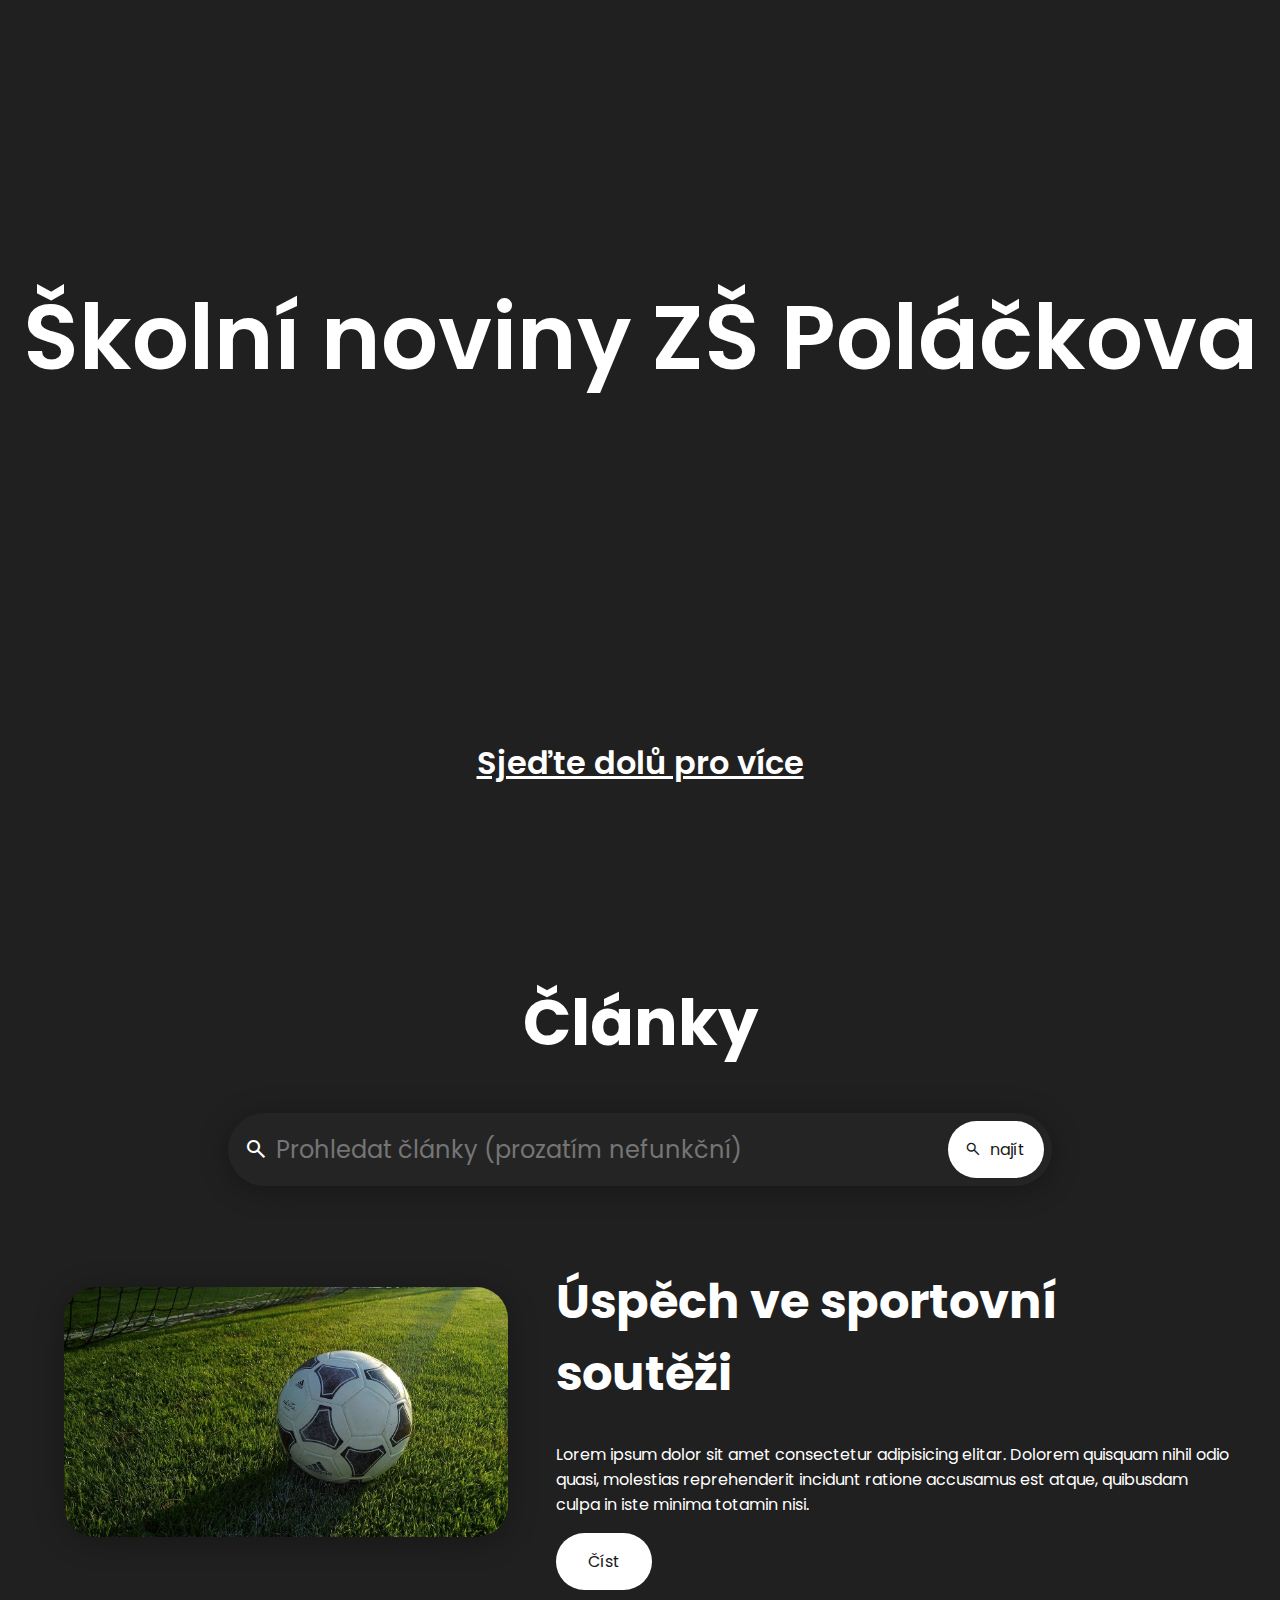
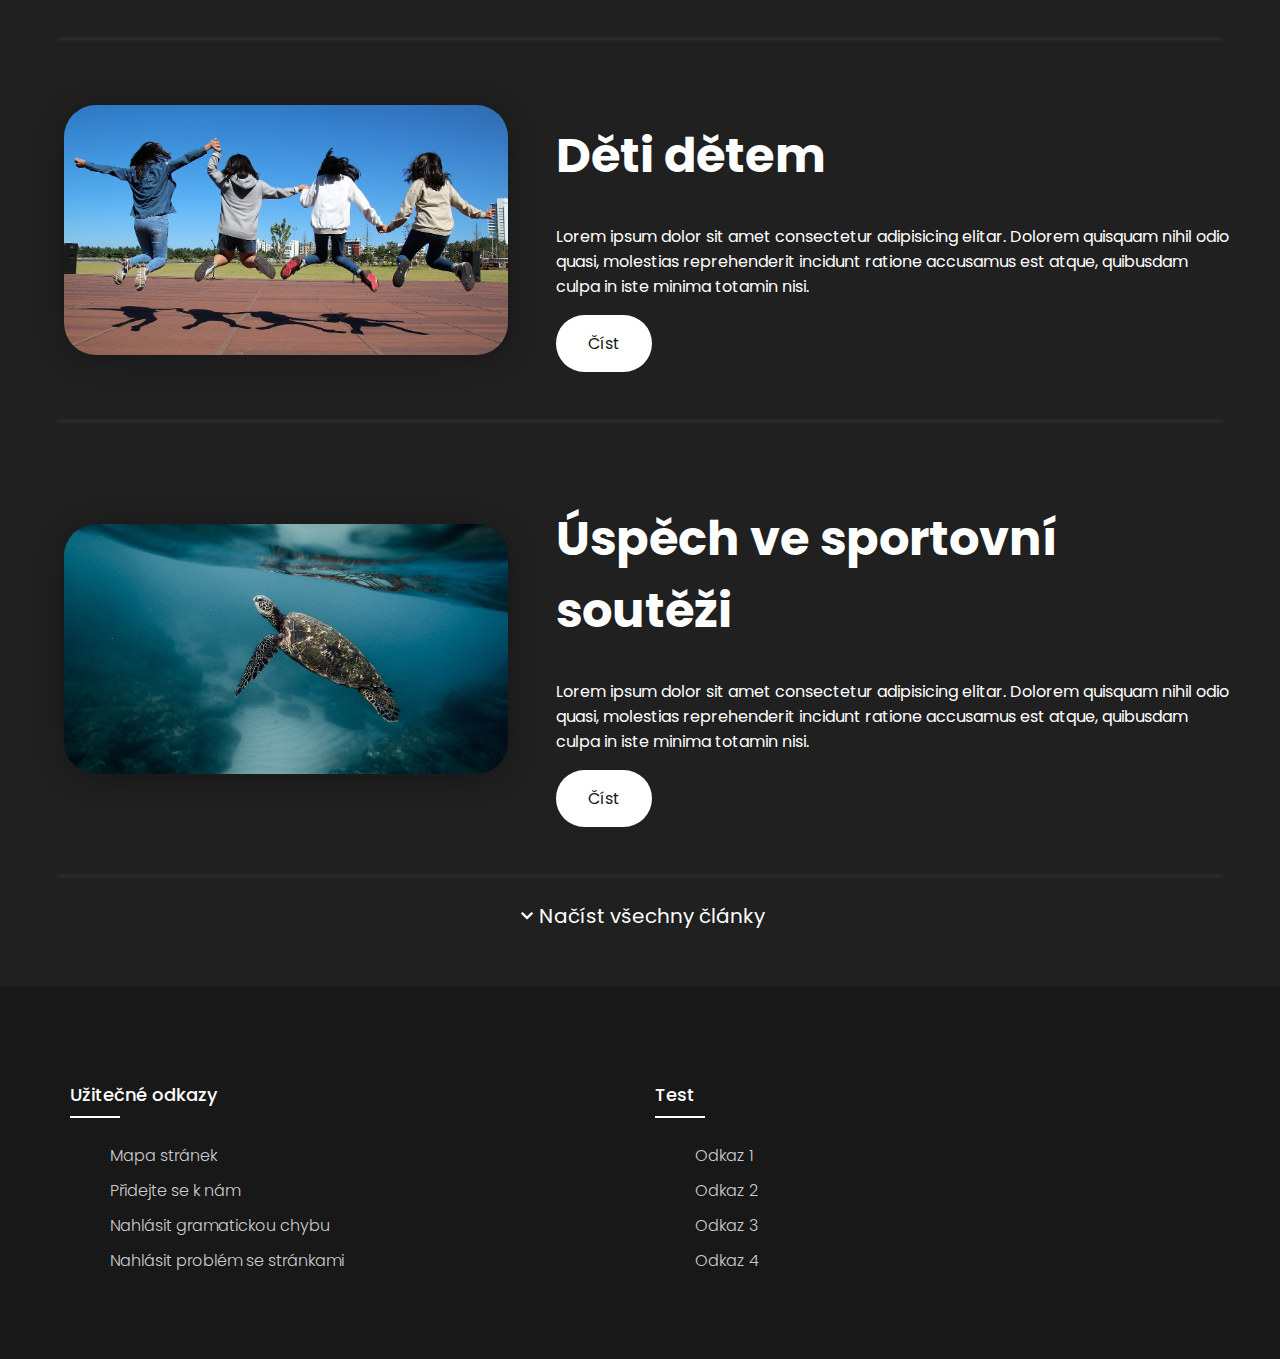
<file: index.html>
<!DOCTYPE html>

<html lang="en">
  <head>
    <meta charset="UTF-8" />
    <meta name="viewport" content="width=device-width, initial-scale=1.0" />
    <link
      rel="stylesheet"
      href="https://fonts.googleapis.com/css2?family=Material+Symbols+Outlined:opsz,wght,FILL,GRAD@20..48,100..700,0..1,-50..200"
    />
    <link rel="stylesheet" href="style.css" />
    <link rel="icon" type="image/x-icon" href="logo-light.png" />
    <title>Školní noviny ZŠ Poláčkova</title>
    <script defer src="main.js"></script>
  </head>
  <body>

    <section class="main-section">
      <div class="maincontent">
        <p>Školní noviny ZŠ Poláčkova</p>
      </div>
      <a href="#články" class="bottom-text hidden">Sjeďte dolů pro více</a>
    </section>

    <section id="články" class="articles">
      <h1 class="articlesTitle">Články</h1>
      <span class="search">
        <span style="user-select: none" class="material-symbols-outlined">
          search
        </span>
        <input
        id="searchInput"
          class="searchInput"
          type="text"
          maxlength="200"
          placeholder="Prohledat články (prozatím nefunkční)"
        />
        <button onclick="openSearch()" class="searchButton"><span style="font-size: 18px;" class="material-symbols-outlined">
          search
          </span>najít</button>
      </span>

      <img src="mario.png" id="easter-egg" class="easter-egg">

      <div class="card">
        <div class="image">
          <img class="imageImage" src="uspech-ve-sportovni-soutezi/bg.jpg" />
        </div>
        <div class="text">
          <h1 class="cardTitle">Úspěch ve sportovní soutěži</h1>
          <p>
            Lorem ipsum dolor sit amet consectetur adipisicing elitar. Dolorem
            quisquam nihil odio quasi, molestias reprehenderit incidunt ratione
            accusamus est atque, quibusdam culpa in iste minima totamin nisi.
          </p>
          <!--Max lenght: 200 characters-->
          <a
            class="readButtonWrapper"
            href="uspech-ve-sportovni-soutezi/index.html"
          >
            <button class="readButton">Číst</button>
          </a>
        </div>
      </div>
      <hr />
      <div class="card">
        <div class="image">
          <img class="imageImage" src="deti-detem/bg.jpg" />
        </div>
        <div class="text">
          <h1 class="cardTitle">Děti dětem</h1>
          <p>
            Lorem ipsum dolor sit amet consectetur adipisicing elitar. Dolorem
            quisquam nihil odio quasi, molestias reprehenderit incidunt ratione
            accusamus est atque, quibusdam culpa in iste minima totamin nisi.
          </p>
          <!--Max lenght: 200 characters-->
          <a class="readButtonWrapper" href="deti-detem/index.html">
            <button class="readButton">Číst</button>
          </a>
        </div>
      </div>
      <hr />
      <div class="card">
        <div class="image">
          <img class="imageImage" src="bg.jpg" />
        </div>
        <div class="text">
          <h1 class="cardTitle">Úspěch ve sportovní soutěži</h1>
          <p>
            Lorem ipsum dolor sit amet consectetur adipisicing elitar. Dolorem
            quisquam nihil odio quasi, molestias reprehenderit incidunt ratione
            accusamus est atque, quibusdam culpa in iste minima totamin nisi.
          </p>
          <!--Max lenght: 200 characters-->
          <a>
            <button class="readButton">Číst</button>
          </a>
        </div>
      </div>
      <hr />
      <div id="showMoreText" class="showMoreText">
        <a id="showMoreLink" class="showMoreLink" onclick="showmore()"
          ><span class="material-symbols-outlined"> expand_more </span>Načíst
          všechny články</a
        >
      </div>
      <div id="showMore" class="showMore">
        <div class="card">
          <div class="image">
            <img class="imageImage" src="uspech-ve-sportovni-soutezi/bg.jpg" />
          </div>
          <div class="text">
            <h1 class="cardTitle">Úspěch ve sportovní soutěži</h1>
            <p>
              Lorem ipsum dolor sit amet consectetur adipisicing elitar. Dolorem
              quisquam nihil odio quasi, molestias reprehenderit incidunt
              ratione accusamus est atque, quibusdam culpa in iste minima
              totamin nisi.
            </p>
            <!--Max lenght: 200 characters-->
            <a
              class="readButtonWrapper"
              href="uspech-ve-sportovni-soutezi/index.html"
            >
              <button class="readButton">Číst</button>
            </a>
          </div>
        </div>
        <hr />
        <div class="card">
          <div class="image">
            <img class="imageImage" src="deti-detem/bg.jpg" />
          </div>
          <div class="text">
            <h1 class="cardTitle">Děti dětem</h1>
            <p>
              Lorem ipsum dolor sit amet consectetur adipisicing elitar. Dolorem
              quisquam nihil odio quasi, molestias reprehenderit incidunt
              ratione accusamus est atque, quibusdam culpa in iste minima
              totamin nisi.
            </p>
            <!--Max lenght: 200 characters-->
            <a class="readButtonWrapper" href="deti-detem/index.html">
              <button class="readButton">Číst</button>
            </a>
          </div>
        </div>
        <hr />
        <div class="card">
          <div class="image">
            <img class="imageImage" src="bg.jpg" />
          </div>
          <div class="text">
            <h1 class="cardTitle">Úspěch ve sportovní soutěži</h1>
            <p>
              Lorem ipsum dolor sit amet consectetur adipisicing elitar. Dolorem
              quisquam nihil odio quasi, molestias reprehenderit incidunt
              ratione accusamus est atque, quibusdam culpa in iste minima
              totamin nisi.
            </p>
            <!--Max lenght: 200 characters-->
            <a>
              <button class="readButton">Číst</button>
            </a>
          </div>
        </div>
        <hr />
        <div class="card">
          <div class="image">
            <img class="imageImage" src="uspech-ve-sportovni-soutezi/bg.jpg" />
          </div>
          <div class="text">
            <h1 class="cardTitle">Úspěch ve sportovní soutěži</h1>
            <p>
              Lorem ipsum dolor sit amet consectetur adipisicing elitar. Dolorem
              quisquam nihil odio quasi, molestias reprehenderit incidunt
              ratione accusamus est atque, quibusdam culpa in iste minima
              totamin nisi.
            </p>
            <!--Max lenght: 200 characters-->
            <a
              class="readButtonWrapper"
              href="uspech-ve-sportovni-soutezi/index.html"
            >
              <button class="readButton">Číst</button>
            </a>
          </div>
        </div>
        <hr />
        <div class="card">
          <div class="image">
            <img class="imageImage" src="deti-detem/bg.jpg" />
          </div>
          <div class="text">
            <h1 class="cardTitle">Děti dětem</h1>
            <p>
              Lorem ipsum dolor sit amet consectetur adipisicing elitar. Dolorem
              quisquam nihil odio quasi, molestias reprehenderit incidunt
              ratione accusamus est atque, quibusdam culpa in iste minima
              totamin nisi.
            </p>
            <!--Max lenght: 200 characters-->
            <a class="readButtonWrapper" href="deti-detem/index.html">
              <button class="readButton">Číst</button>
            </a>
          </div>
        </div>
        <hr />
        <div class="card">
          <div class="image">
            <img class="imageImage" src="bg.jpg" />
          </div>
          <div class="text">
            <h1 class="cardTitle">Úspěch ve sportovní soutěži</h1>
            <p>
              Lorem ipsum dolor sit amet consectetur adipisicing elitar. Dolorem
              quisquam nihil odio quasi, molestias reprehenderit incidunt
              ratione accusamus est atque, quibusdam culpa in iste minima
              totamin nisi.
            </p>
            <!--Max lenght: 200 characters-->
            <a>
              <button class="readButton">Číst</button>
            </a>
          </div>
        </div>
        <hr />
        <div class="card">
          <div class="image">
            <img class="imageImage" src="uspech-ve-sportovni-soutezi/bg.jpg" />
          </div>
          <div class="text">
            <h1 class="cardTitle">Úspěch ve sportovní soutěži</h1>
            <p>
              Lorem ipsum dolor sit amet consectetur adipisicing elitar. Dolorem
              quisquam nihil odio quasi, molestias reprehenderit incidunt
              ratione accusamus est atque, quibusdam culpa in iste minima
              totamin nisi.
            </p>
            <!--Max lenght: 200 characters-->
            <a
              class="readButtonWrapper"
              href="uspech-ve-sportovni-soutezi/index.html"
            >
              <button class="readButton">Číst</button>
            </a>
          </div>
        </div>
        <hr />
        <div class="card">
          <div class="image">
            <img class="imageImage" src="deti-detem/bg.jpg" />
          </div>
          <div class="text">
            <h1 class="cardTitle">Děti dětem</h1>
            <p>
              Lorem ipsum dolor sit amet consectetur adipisicing elitar. Dolorem
              quisquam nihil odio quasi, molestias reprehenderit incidunt
              ratione accusamus est atque, quibusdam culpa in iste minima
              totamin nisi.
            </p>
            <!--Max lenght: 200 characters-->
            <a class="readButtonWrapper" href="deti-detem/index.html">
              <button class="readButton">Číst</button>
            </a>
          </div>
        </div>
        <hr />
        <div class="card">
          <div class="image">
            <img class="imageImage" src="bg.jpg" />
          </div>
          <div class="text">
            <h1 class="cardTitle">Úspěch ve sportovní soutěži</h1>
            <p>
              Lorem ipsum dolor sit amet consectetur adipisicing elitar. Dolorem
              quisquam nihil odio quasi, molestias reprehenderit incidunt
              ratione accusamus est atque, quibusdam culpa in iste minima
              totamin nisi.
            </p>
            <!--Max lenght: 200 characters-->
            <a>
              <button class="readButton">Číst</button>
            </a>
          </div>
        </div>
        <hr />
        <div class="card">
          <div class="image">
            <img class="imageImage" src="uspech-ve-sportovni-soutezi/bg.jpg" />
          </div>
          <div class="text">
            <h1 class="cardTitle">Úspěch ve sportovní soutěži</h1>
            <p>
              Lorem ipsum dolor sit amet consectetur adipisicing elitar. Dolorem
              quisquam nihil odio quasi, molestias reprehenderit incidunt
              ratione accusamus est atque, quibusdam culpa in iste minima
              totamin nisi.
            </p>
            <!--Max lenght: 200 characters-->
            <a
              class="readButtonWrapper"
              href="uspech-ve-sportovni-soutezi/index.html"
            >
              <button class="readButton">Číst</button>
            </a>
          </div>
        </div>
        <hr />
        <div class="card">
          <div class="image">
            <img class="imageImage" src="deti-detem/bg.jpg" />
          </div>
          <div class="text">
            <h1 class="cardTitle">Děti dětem</h1>
            <p>
              Lorem ipsum dolor sit amet consectetur adipisicing elitar. Dolorem
              quisquam nihil odio quasi, molestias reprehenderit incidunt
              ratione accusamus est atque, quibusdam culpa in iste minima
              totamin nisi.
            </p>
            <!--Max lenght: 200 characters-->
            <a class="readButtonWrapper" href="deti-detem/index.html">
              <button class="readButton">Číst</button>
            </a>
          </div>
        </div>
        <hr />
        <div class="card">
          <div class="image">
            <img class="imageImage" src="bg.jpg" />
          </div>
          <div class="text">
            <h1 class="cardTitle">Úspěch ve sportovní soutěži</h1>
            <p>
              Lorem ipsum dolor sit amet consectetur adipisicing elitar. Dolorem
              quisquam nihil odio quasi, molestias reprehenderit incidunt
              ratione accusamus est atque, quibusdam culpa in iste minima
              totamin nisi.
            </p>
            <!--Max lenght: 200 characters-->
            <a>
              <button class="readButton">Číst</button>
            </a>
          </div>
        </div>
        <hr />
        <div class="card">
          <div class="image">
            <img class="imageImage" src="uspech-ve-sportovni-soutezi/bg.jpg" />
          </div>
          <div class="text">
            <h1 class="cardTitle">Úspěch ve sportovní soutěži</h1>
            <p>
              Lorem ipsum dolor sit amet consectetur adipisicing elitar. Dolorem
              quisquam nihil odio quasi, molestias reprehenderit incidunt
              ratione accusamus est atque, quibusdam culpa in iste minima
              totamin nisi.
            </p>
            <!--Max lenght: 200 characters-->
            <a
              class="readButtonWrapper"
              href="uspech-ve-sportovni-soutezi/index.html"
            >
              <button class="readButton">Číst</button>
            </a>
          </div>
        </div>
        <hr />
        <div class="card">
          <div class="image">
            <img class="imageImage" src="deti-detem/bg.jpg" />
          </div>
          <div class="text">
            <h1 class="cardTitle">Děti dětem</h1>
            <p>
              Lorem ipsum dolor sit amet consectetur adipisicing elitar. Dolorem
              quisquam nihil odio quasi, molestias reprehenderit incidunt
              ratione accusamus est atque, quibusdam culpa in iste minima
              totamin nisi.
            </p>
            <!--Max lenght: 200 characters-->
            <a class="readButtonWrapper" href="deti-detem/index.html">
              <button class="readButton">Číst</button>
            </a>
          </div>
        </div>
        <hr />
        <div class="card">
          <div class="image">
            <img class="imageImage" src="bg.jpg" />
          </div>
          <div class="text">
            <h1 class="cardTitle">Úspěch ve sportovní soutěži</h1>
            <p>
              Lorem ipsum dolor sit amet consectetur adipisicing elitar. Dolorem
              quisquam nihil odio quasi, molestias reprehenderit incidunt
              ratione accusamus est atque, quibusdam culpa in iste minima
              totamin nisi.
            </p>
            <!--Max lenght: 200 characters-->
            <a>
              <button class="readButton">Číst</button>
            </a>
          </div>
        </div>
        <hr />
        <div class="card">
          <div class="image">
            <img class="imageImage" src="uspech-ve-sportovni-soutezi/bg.jpg" />
          </div>
          <div class="text">
            <h1 class="cardTitle">Úspěch ve sportovní soutěži</h1>
            <p>
              Lorem ipsum dolor sit amet consectetur adipisicing elitar. Dolorem
              quisquam nihil odio quasi, molestias reprehenderit incidunt
              ratione accusamus est atque, quibusdam culpa in iste minima
              totamin nisi.
            </p>
            <!--Max lenght: 200 characters-->
            <a
              class="readButtonWrapper"
              href="uspech-ve-sportovni-soutezi/index.html"
            >
              <button class="readButton">Číst</button>
            </a>
          </div>
        </div>
        <hr />
        <div class="card">
          <div class="image">
            <img class="imageImage" src="deti-detem/bg.jpg" />
          </div>
          <div class="text">
            <h1 class="cardTitle">Děti dětem</h1>
            <p>
              Lorem ipsum dolor sit amet consectetur adipisicing elitar. Dolorem
              quisquam nihil odio quasi, molestias reprehenderit incidunt
              ratione accusamus est atque, quibusdam culpa in iste minima
              totamin nisi.
            </p>
            <!--Max lenght: 200 characters-->
            <a class="readButtonWrapper" href="deti-detem/index.html">
              <button class="readButton">Číst</button>
            </a>
          </div>
        </div>
        <hr />
        <div class="card">
          <div class="image">
            <img class="imageImage" src="bg.jpg" />
          </div>
          <div class="text">
            <h1 class="cardTitle">Úspěch ve sportovní soutěži</h1>
            <p>
              Lorem ipsum dolor sit amet consectetur adipisicing elitar. Dolorem
              quisquam nihil odio quasi, molestias reprehenderit incidunt
              ratione accusamus est atque, quibusdam culpa in iste minima
              totamin nisi.
            </p>
            <!--Max lenght: 200 characters-->
            <a>
              <button class="readButton">Číst</button>
            </a>
          </div>
        </div>
        <hr />
        <div class="card">
          <div class="image">
            <img class="imageImage" src="uspech-ve-sportovni-soutezi/bg.jpg" />
          </div>
          <div class="text">
            <h1 class="cardTitle">Úspěch ve sportovní soutěži</h1>
            <p>
              Lorem ipsum dolor sit amet consectetur adipisicing elitar. Dolorem
              quisquam nihil odio quasi, molestias reprehenderit incidunt
              ratione accusamus est atque, quibusdam culpa in iste minima
              totamin nisi.
            </p>
            <!--Max lenght: 200 characters-->
            <a
              class="readButtonWrapper"
              href="uspech-ve-sportovni-soutezi/index.html"
            >
              <button class="readButton">Číst</button>
            </a>
          </div>
        </div>
        <hr />
        <div class="card">
          <div class="image">
            <img class="imageImage" src="deti-detem/bg.jpg" />
          </div>
          <div class="text">
            <h1 class="cardTitle">Děti dětem</h1>
            <p>
              Lorem ipsum dolor sit amet consectetur adipisicing elitar. Dolorem
              quisquam nihil odio quasi, molestias reprehenderit incidunt
              ratione accusamus est atque, quibusdam culpa in iste minima
              totamin nisi.
            </p>
            <!--Max lenght: 200 characters-->
            <a class="readButtonWrapper" href="deti-detem/index.html">
              <button class="readButton">Číst</button>
            </a>
          </div>
        </div>
        <hr />
        <div class="card">
          <div class="image">
            <img class="imageImage" src="bg.jpg" />
          </div>
          <div class="text">
            <h1 class="cardTitle">Úspěch ve sportovní soutěži</h1>
            <p>
              Lorem ipsum dolor sit amet consectetur adipisicing elitar. Dolorem
              quisquam nihil odio quasi, molestias reprehenderit incidunt
              ratione accusamus est atque, quibusdam culpa in iste minima
              totamin nisi.
            </p>
            <!--Max lenght: 200 characters-->
            <a>
              <button class="readButton">Číst</button>
            </a>
          </div>
        </div>
        <hr />
        <div class="card">
          <div class="image">
            <img class="imageImage" src="uspech-ve-sportovni-soutezi/bg.jpg" />
          </div>
          <div class="text">
            <h1 class="cardTitle">Úspěch ve sportovní soutěži</h1>
            <p>
              Lorem ipsum dolor sit amet consectetur adipisicing elitar. Dolorem
              quisquam nihil odio quasi, molestias reprehenderit incidunt
              ratione accusamus est atque, quibusdam culpa in iste minima
              totamin nisi.
            </p>
            <!--Max lenght: 200 characters-->
            <a
              class="readButtonWrapper"
              href="uspech-ve-sportovni-soutezi/index.html"
            >
              <button class="readButton">Číst</button>
            </a>
          </div>
        </div>
        <hr />
        <div class="card">
          <div class="image">
            <img class="imageImage" src="deti-detem/bg.jpg" />
          </div>
          <div class="text">
            <h1 class="cardTitle">Děti dětem</h1>
            <p>
              Lorem ipsum dolor sit amet consectetur adipisicing elitar. Dolorem
              quisquam nihil odio quasi, molestias reprehenderit incidunt
              ratione accusamus est atque, quibusdam culpa in iste minima
              totamin nisi.
            </p>
            <!--Max lenght: 200 characters-->
            <a class="readButtonWrapper" href="deti-detem/index.html">
              <button class="readButton">Číst</button>
            </a>
          </div>
        </div>
        <hr />
        <div class="card">
          <div class="image">
            <img class="imageImage" src="bg.jpg" />
          </div>
          <div class="text">
            <h1 class="cardTitle">Úspěch ve sportovní soutěži</h1>
            <p>
              Lorem ipsum dolor sit amet consectetur adipisicing elitar. Dolorem
              quisquam nihil odio quasi, molestias reprehenderit incidunt
              ratione accusamus est atque, quibusdam culpa in iste minima
              totamin nisi.
            </p>
            <!--Max lenght: 200 characters-->
            <a>
              <button class="readButton">Číst</button>
            </a>
          </div>
        </div>
      </div>
    </section>
    <footer class="footer">
      <div class="container">
        <div class="row">
          <div class="footer-col">
            <h4>Užitečné odkazy</h4>
            <ul>
              <li><a href="#">Mapa stránek</a></li>
              <li><a href="#">Přidejte se k nám</a></li>
              <li><a href="#">Nahlásit gramatickou chybu</a></li>
              <li><a href="#">Nahlásit problém se stránkami</a></li>
            </ul>
          </div>
          <div class="footer-col">
            <h4>Test</h4>
            <ul>
              <li><a href="#">Odkaz 1</a></li>
              <li><a href="#">Odkaz 2</a></li>
              <li><a href="#">Odkaz 3</a></li>
              <li><a href="#">Odkaz 4</a></li>
            </ul>
          </div>
        </div>
      </div>
    </footer>
  </body>
</html>
</file>
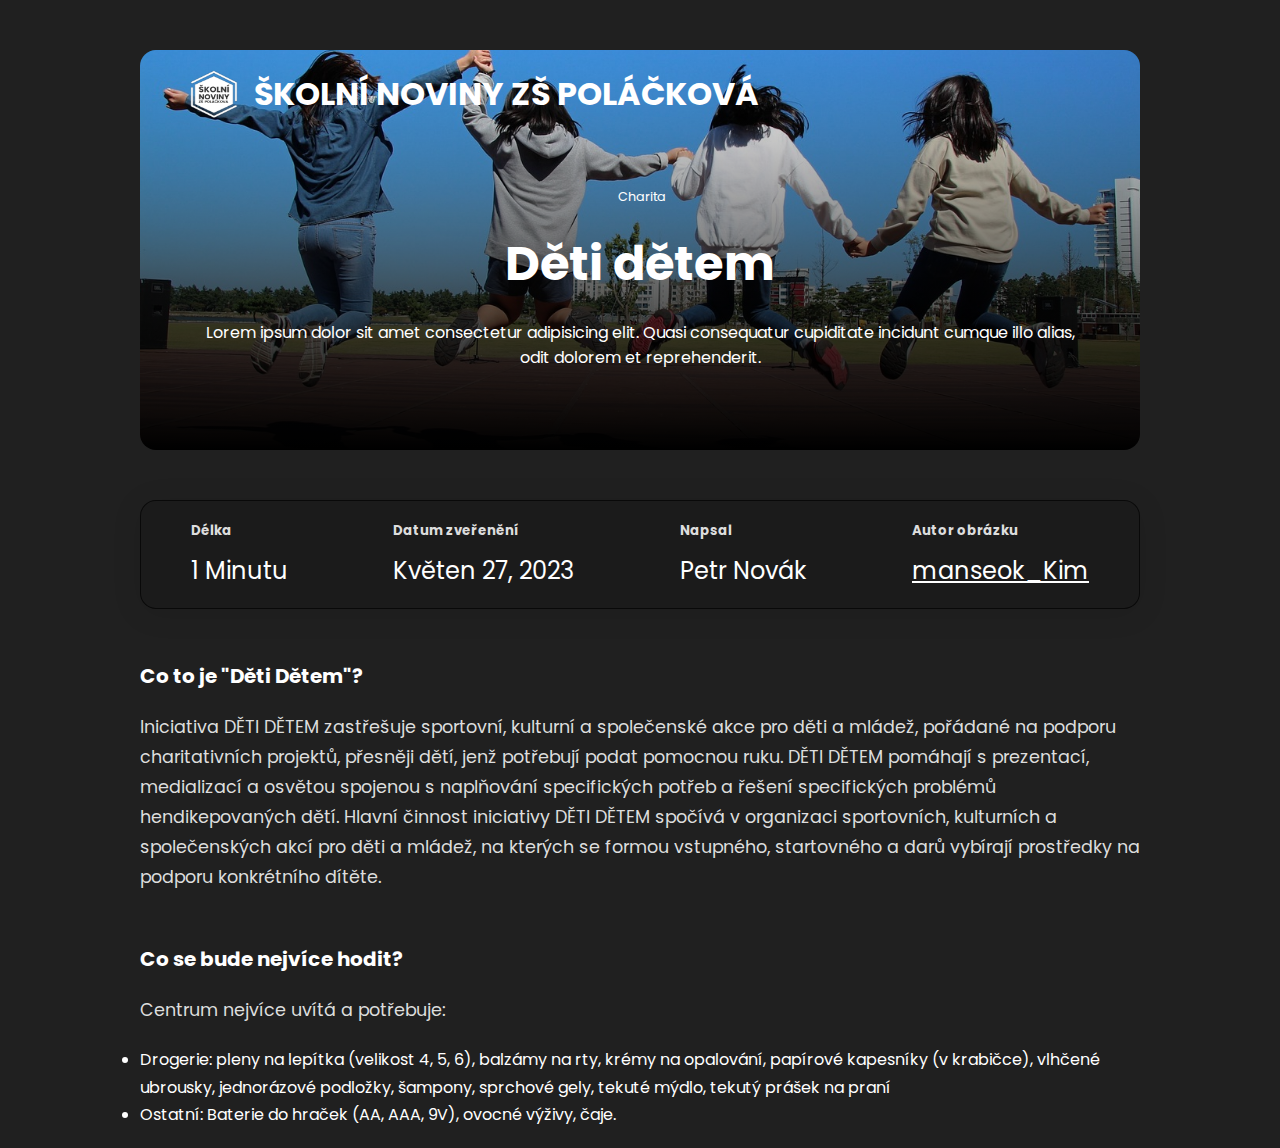
<file: deti-detem/index.html>
<!DOCTYPE html>
<html lang="en">
  <head>
    <meta charset="UTF-8" />
    <meta name="viewport" content="width=device-width, initial-scale=1.0" />
    <title>Děti dětem - Školní noviny ZŠ Poláčkova</title>
    <link rel="icon" type="image/x-icon" href="../logo-light.png" />
    <link rel="stylesheet" href="style.css" />
  </head>

  <style>
    @import url("https://fonts.googleapis.com/css2?family=Poppins:wght@300;400;500;600;700&display=swap");

* {
  margin: 0;
  padding: 0;
  box-sizing: border-box;
}

html{
  scroll-behavior: smooth;
}

body {
  font-family: "Poppins", sans-serif;
  display: flex;
  justify-content: center;
  height: 100vh;
  color: #fff;
  background-color: #202020;
  padding: 50px;
}

body .container {
  max-width: 1000px;
}

body .container header { 
  background: linear-gradient(#0000, #000f), url("bg.jpg") center / cover no-repeat ;
  display: flex;
  flex-direction: column;
  justify-content: space-between;
  min-height: 400px;
  padding: 20px 50px 60px;
  border-radius: 16px;
}

body .container header .category .name {
  font-size: 1.2rem;
  font-weight: bold;
  letter-spacing: 0.3rem;
  text-transform: uppercase;
}

.name {
  font-weight: 700;
  font-size: 2rem;
  color: #fff;
  text-decoration: none;
}

.name:hover {
  color: #fff;
}

.icon{
  -webkit-user-drag: none;
  user-select: none;
  -moz-user-select: none;
  -webkit-user-select: none;
  -ms-user-select: none;
  height: 3rem;
  width: 3rem;
  margin-right: 16px;
}

body .container header .info {
  text-align: center;
}

body .container header .info .tags i {
  font-size: 18px;
  margin-right: 4px;
}

body .container header .info .tags span {
  font-size: 0.8rem;
}

body .container header .info .title {
  margin: 20px 0;
  font-size: 3rem;
  font-weight: bold;
}

body .container header .info .subtitle {
  min-width: 70%;
  margin: 0 auto 20px;
  font-size: 1rem;
}

body .details {
  display: flex;
  justify-content: space-between;
  background: rgba(0, 0, 0, 0.14);
  margin-top: 50px;
  padding: 20px 50px;
  border-radius: 16px;
  box-shadow: 0 4px 30px rgba(0, 0, 0, 0.1);
  border: 1px solid rgba(0, 0, 0, 0.68);
}

body .details .item .item-title {
  color: #ddd;
}

body .details .item .item-text {
  margin-top: 12px;
  font-size: 1.5rem;
}

body article {
  margin-top: 50px;
  padding-bottom: 20px;
  line-height: 1.7;
}

body article h4 {
  margin-top: 50px;
  margin-bottom: 20px;
  font-size: 1.25rem;
}

body article p {
  margin-bottom: 20px;
  color: #ddd;
  font-size: 1.1rem;
}

body article blockquote {
  margin: 40px 0;
  background-color: #181818;
  padding: 30px;
  border-radius: 16px;
}

a {
  color: #fff;
  transition: 250ms;
}

a:active {
  color: #999;
}

::-moz-selection {
  color: #181818;
  background: #ccca;
}

::selection {
  color: #181818;
  background: #ccca;
}

.news-title{
  display: flex;
}

.article{
  color: #ddd;
}

@media screen and (max-width: 750px) {
  body .container header {
    padding: 10px 20px 30px;
    min-height: 300px;
  }

  body .container header .category .name {
    font-size: 0.9rem;
  }

  body .container header .info .title {
    font-size: 2.2rem;
  }

  body .container header .info .subtitle {
    font-size: 0.8rem;
  }

  body .container .details {
    flex-direction: column;
  }

  body .container .details .item:not(:last-child) {
    margin-bottom: 30px;
  }

  .name{
    font-size: 1rem;
  }
}

  </style>

  <body>
    <div class="container">
      <header>
        <div class="news-title">
          <a href="../index.html"
            ><img class="icon" src="../logo-light.png" /></a
          ><a href="../index.html" class="name">ŠKOLNÍ NOVINY ZŠ POLÁČKOVÁ</a>
        </div>
        <div class="info">
          <div class="tags">
            <i class="fa-solid fa-tag"></i>
            <span>Charita</span>
          </div>
          <h1 class="title">Děti dětem</h1>
          <p class="subtitle">
            Lorem ipsum dolor sit amet consectetur adipisicing elit. Quasi
            consequatur cupiditate incidunt cumque illo alias, odit dolorem et
            reprehenderit.
          </p>
        </div>
      </header>

      <section class="details">
        <div class="item">
          <h5 class="item-title">Délka</h5>
          <p class="item-text"><span class="item-data">1</span> Minutu</p>
        </div>
        <div class="item">
          <h5 class="item-title">Datum zveřenění</h5>
          <p class="item-text">
            <span class="item-data">Květen 27, 2023</span>
          </p>
        </div>
        <div class="item">
          <h5 class="item-title">Napsal</h5>
          <p class="item-text"><span class="item-data">Petr Novák</span></p>
        </div>
        <div class="item">
          <h5 class="item-title">Autor obrázku</h5>
          <p class="item-text">
            <span class="item-data"
              ><a
                target="_blank"
                href="https://pixabay.com/photos/run-jump-girl-child-hurray-sky-1321278/"
                >manseok_Kim
              </a>
            </span>
          </p>
        </div>
      </section>
      <article>
        <h4>Co to je "Děti Dětem"?</h4>
        <p>
          Iniciativa DĚTI DĚTEM zastřešuje sportovní, kulturní a společenské
          akce pro děti a mládež, pořádané na podporu charitativních projektů,
          přesněji dětí, jenž potřebují podat pomocnou ruku. DĚTI DĚTEM pomáhají
          s prezentací, medializací a osvětou spojenou s naplňování specifických
          potřeb a řešení specifických problémů hendikepovaných dětí. Hlavní
          činnost iniciativy DĚTI DĚTEM spočívá v organizaci sportovních,
          kulturních a společenských akcí pro děti a mládež, na kterých se
          formou vstupného, startovného a darů vybírají prostředky na podporu
          konkrétního dítěte.
        </p>
        <h4>Co se bude nejvíce hodit?</h4>
        <p>Centrum nejvíce uvítá a potřebuje:</p>
        <ul>
          <li>
            Drogerie: pleny na lepítka (velikost 4, 5, 6), balzámy na rty, krémy
            na opalování, papírové kapesníky (v krabičce), vlhčené ubrousky,
            jednorázové podložky, šampony, sprchové gely, tekuté mýdlo, tekutý
            prášek na praní
          </li>
          <li>
            Ostatní: Baterie do hraček (AA, AAA, 9V), ovocné výživy, čaje.
          </li>
        </ul>
      </article>
    </div>
    
  </body>
</html>
</file>
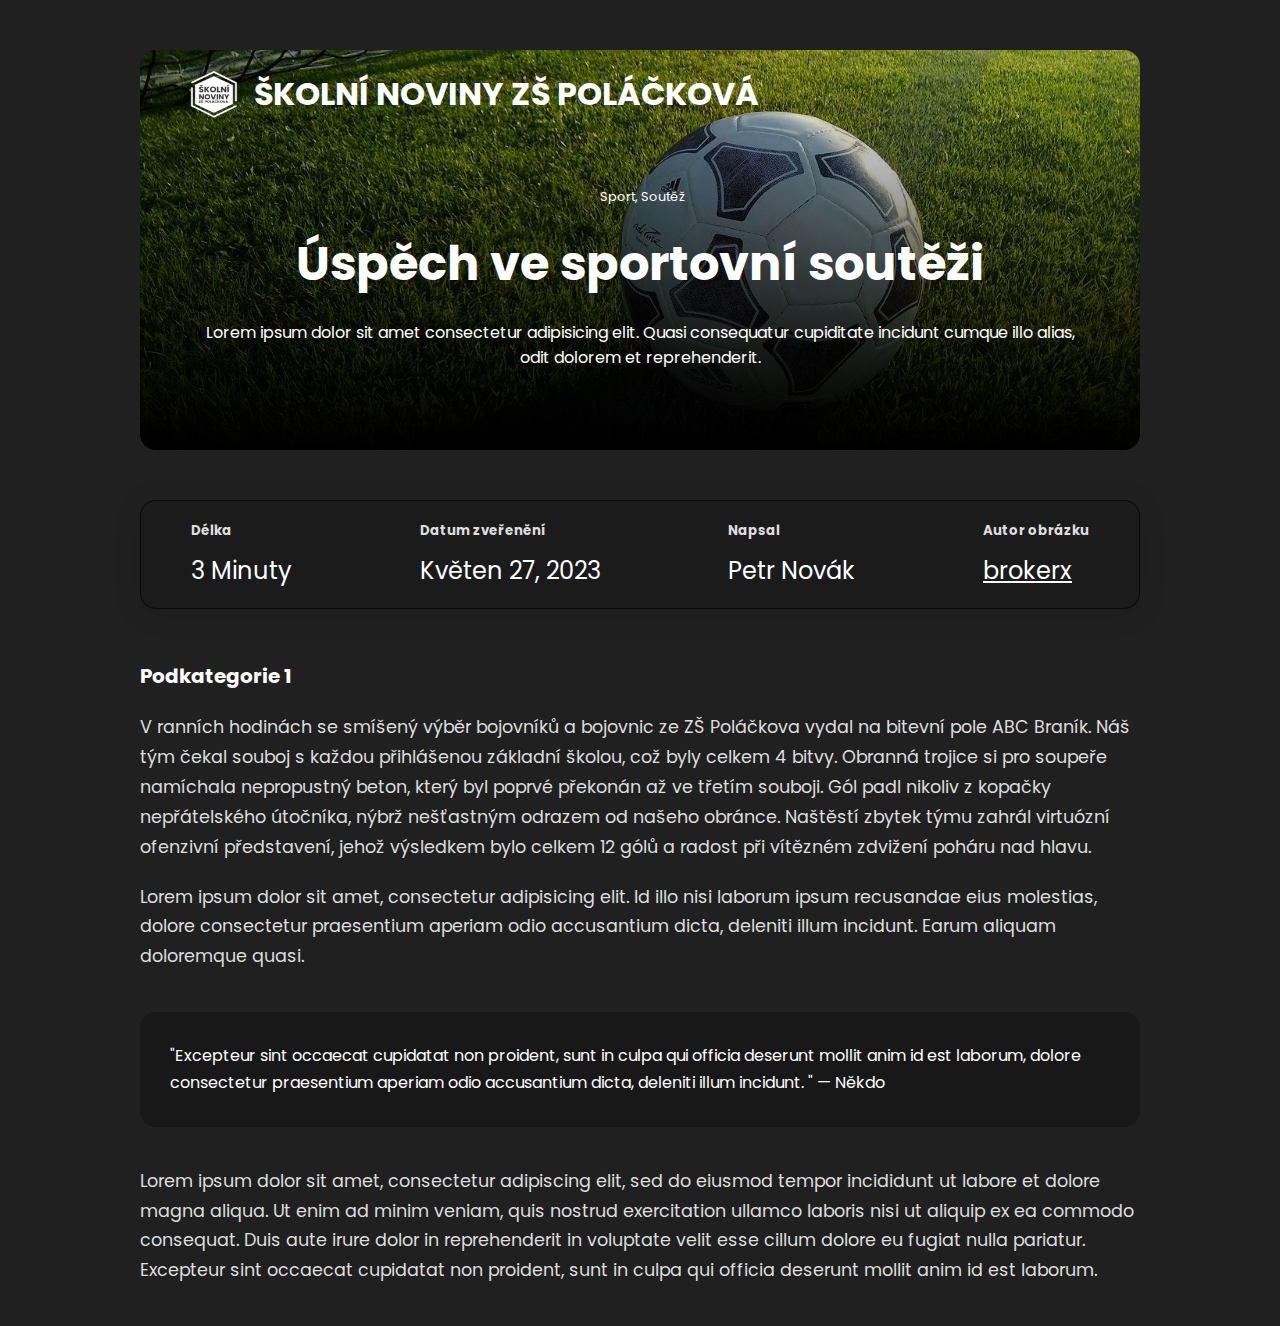
<file: uspech-ve-sportovni-soutezi/index.html>
<!DOCTYPE html>
<html lang="en">
  <head>
    <meta charset="UTF-8" />
    <meta name="viewport" content="width=device-width, initial-scale=1.0" />
    <title>Úspěch ve sportovní soutěži - Školní noviny ZŠ Poláčkova</title>
    <link rel="icon" type="image/x-icon" href="../logo-light.png" />
    <link rel="stylesheet" href="style.css" />
  </head>

  <body>
    <div class="container">
      <header>
        <div class="news-title">
          <a href="../index.html"
            ><img class="icon" src="../logo-light.png" /></a
          ><a href="../index.html" class="name">ŠKOLNÍ NOVINY ZŠ POLÁČKOVÁ</a>
        </div>
        <div class="info">
          <div class="tags">
            <i class="fa-solid fa-tag"></i>
            <span>Sport, Soutěž</span>
          </div>
          <h1 class="title">Úspěch ve sportovní soutěži</h1>
          <p class="subtitle">
            Lorem ipsum dolor sit amet consectetur adipisicing elit. Quasi
            consequatur cupiditate incidunt cumque illo alias, odit dolorem et
            reprehenderit.
          </p>
        </div>
      </header>

      <section class="details">
        <div class="item">
          <h5 class="item-title">Délka</h5>
          <p class="item-text"><span class="item-data">3</span> Minuty</p>
        </div>
        <div class="item">
          <h5 class="item-title">Datum zveřenění</h5>
          <p class="item-text">
            <span class="item-data">Květen 27, 2023</span>
          </p>
        </div>
        <div class="item">
          <h5 class="item-title">Napsal</h5>
          <p class="item-text"><span class="item-data">Petr Novák</span></p>
        </div>
        <div class="item">
          <h5 class="item-title">Autor obrázku</h5>
          <p class="item-text">
            <span class="item-data"
              ><a
                target="_blank"
                href="https://pixabay.com/photos/football-soccer-ball-stadium-sport-4761895/"
                >brokerx</a
              ></span
            >
          </p>
        </div>
      </section>
      <article>
        <h4>Podkategorie 1</h4>
        <p>
          V ranních hodinách se smíšený výběr bojovníků a bojovnic ze ZŠ
          Poláčkova vydal na bitevní pole ABC Braník. Náš tým čekal souboj s
          každou přihlášenou základní školou, což byly celkem 4 bitvy. Obranná
          trojice si pro soupeře namíchala nepropustný beton, který byl poprvé
          překonán až ve třetím souboji. Gól padl nikoliv z kopačky
          nepřátelského útočníka, nýbrž nešťastným odrazem od našeho obránce.
          Naštěstí zbytek týmu zahrál virtuózní ofenzivní představení, jehož
          výsledkem bylo celkem 12 gólů a radost při vítězném zdvižení poháru
          nad hlavu.
        </p>
        <p>
          Lorem ipsum dolor sit amet, consectetur adipisicing elit. Id illo nisi
          laborum ipsum recusandae eius molestias, dolore consectetur
          praesentium aperiam odio accusantium dicta, deleniti illum incidunt.
          Earum aliquam doloremque quasi.
        </p>
        <blockquote>
          "Excepteur sint occaecat cupidatat non proident, sunt in culpa qui
          officia deserunt mollit anim id est laborum, dolore consectetur
          praesentium aperiam odio accusantium dicta, deleniti illum incidunt. "
          &mdash; Někdo
        </blockquote>
        <p>
          Lorem ipsum dolor sit amet, consectetur adipiscing elit, sed do
          eiusmod tempor incididunt ut labore et dolore magna aliqua. Ut enim ad
          minim veniam, quis nostrud exercitation ullamco laboris nisi ut
          aliquip ex ea commodo consequat. Duis aute irure dolor in
          reprehenderit in voluptate velit esse cillum dolore eu fugiat nulla
          pariatur. Excepteur sint occaecat cupidatat non proident, sunt in
          culpa qui officia deserunt mollit anim id est laborum.
        </p>
      </article>
    </div>
    
  </body>
</html>
</file>
<file: style.css>
@import url("https://fonts.googleapis.com/css2?family=Poppins:wght@300;400;500;600;700&display=swap");

*, *::before, *::after { box-sizing: border-box }

:root {
  --dark-1: #181818;
  --dark-2: #202020;
  --dark-3: #242424;
  --dark-4: #323232;
  --light-1: #e7e7e7;
  --light-2: #dfdfdf;
  --light-3: #dbdbdb;
  --light-4: #cdcdcd;
  --white: #fff;
  --black: #000;
  --text: #ddd;
}

body {
  font-family: "Poppins", sans-serif;
  justify-content: center;
  height: 100vh;
  color: var(--white);
  background-color: var(--dark-2);
}

html, body {
    margin: 0px; padding: 0px
}

html {
  scroll-behavior: smooth;
}

a {
  color: var(--white);
  cursor: pointer;
}

h1 {
  font-size: 64px;
}
hr {
  filter: blur(1px);
  height: 2px;
  background-color: var(--dark-4);
  border: none;
  width: calc(100% - 50px);
}

button {
  all: unset;
}

button:focus {
  outline: revert;
}

.bottom-text {
  font-size: 32px;
}

.main-section {
  font-weight: 600;
  margin: auto;
  font-size: 10vmin;
  height: 100svh;
  
  text-align: center;
}

.maincontent {
  height: 75svh;
  padding-inline: 16px;
  display: flex;
  justify-content: center;
  align-items: center;
}

.hide {
  all: unset;
  opacity: 0;
  height: 0px;
  visibility: collapse;
  font-size: 0px;
  opacity: 0;
  margin-block: 0px;
}

.hide .material-symbols-outlined{
  all: unset;
  opacity: 0;
  height: 0px;
  visibility: collapse;
  font-size: 0px;
  opacity: 0;
}

.material-symbols-outlined{
  user-select: none;
}

.hidden {
  opacity: 0;
  transition: all 1s;
  transform: translateY(-100%);
}

.show {
  opacity: 1;
  transform: translateY(0);
}

.readButton {
  font-size: 16px;
  padding: 16px;
  border-radius: 32px;
  color: var(--dark-1);
  background-color: var(--white);
  transition: 350ms;
  min-width: 64px;
  text-align: center;
}
.readButton:hover {
  color: var(--white);
  background-color: var(--dark-1);
  cursor: pointer;
}
.readButtonWrapper{
  text-decoration: none;
}

.articles {
  min-height: 100svh;
  padding: 32px;
}

.articlesTitle {
  text-align: center;
}

.card {
  margin-block: 32px;
  height: fit-content;
  display: grid;
  grid-template-columns: 1fr 1.5fr;
  grid-template-areas: "image text";
}

.imageImage{
  border-radius: 32px;
  aspect-ratio: 16/9;
  object-fit: cover;
  display: block;
  max-height: 250px;
  font-style: italic;
  background-repeat: no-repeat;
  background-size: cover;
  shape-margin: 0.75rem;
  box-shadow: 0 4px 30px rgba(0, 0, 0, 0.3);
}

.image {
  margin: 32px;
  display: flex;
  justify-content: center;
  align-items: center;
  grid-area: image;
}

.text {
  grid-area: text;
  padding: 16px;
}
.cardTitle{
  font-size: 48px;
}

.container{
	max-width: 1170px;
	margin:auto;
}
.row{
	display: flex;
	flex-wrap: wrap;
}
ul{
	list-style: none;
}
.footer{
	background-color: var(--dark-1);
    padding: 70px 0;
}
.footer-col{
   width: 50%;
   padding: 0 15px;
}
.footer-col h4{
	font-size: 18px;
	color: var(--white);
	margin-bottom: 35px;
	font-weight: 500;
	position: relative;
}
.footer-col h4::before{
	content: '';
	position: absolute;
	left:0;
	bottom: -10px;
	background-color: var(--white);
	height: 2px;
	box-sizing: border-box;
	width: 50px;
}
.footer-col ul li:not(:last-child){
	margin-bottom: 10px;
}
.footer-col ul li a{
	font-size: 16px;
	color: var(--white);
	text-decoration: none;
	font-weight: 300;
	color: var(--light-4);
	display: block;
	transition: all 0.3s ease;
}
.footer-col ul li a:active{
	color: var(--white);
	padding-left: 8px;
}

.showMore{
  display: none;
  size: 0px;
  user-select: none;
}

.showMoreText{
  text-align: center;
  width: 100%;
  font-size: 20px;
  user-select: none;
}

.showMoreLink{
  display: flex;
  align-items: center;
  justify-content: center;
  margin-block: 24px;
  user-select: none;
}

.search{
  all: unset;
  display: flex;
  align-items: center;
  width: calc(100% - 16px);
  margin-inline: auto;
  font-size: 24px;
  width: 800px;
  padding: 8px 8px 8px 16px;
  max-width: 80%;
  background-color: var(--dark-3);
  border-radius: 999px;
  box-shadow: 0 4px 30px rgba(0, 0, 0, 0.3);
}

.searchInput{
  display: inline-block;
  all: unset;
  height: 100%;
  width: 100%;
  margin-left: 8px;
}

.searchButton{
  font-size: 16px;
  padding: 16px;
  border-radius: 32px;
  color: var(--dark-1);
  background-color: var(--white);
  transition: 350ms;
  min-width: 64px;
  text-align: center;
  display: flex;
  align-items: center;
  gap: 8px;
}

.searchButton:hover {
  color: var(--white);
  background-color: var(--dark-1);
  cursor: pointer;
}

.colourModeSwitch{
  position: fixed;
  z-index: 999;
  right: 16px;
  top: 16px;
  cursor: pointer;
}

.easter-egg{
  position: fixed;
  top: -100px;
  right: 32px;
  transform: rotate(0.5turn);
  height: 100px;
  width: 100px;
  transition: 1s linear;
}

@media(max-width: 767px){
  .footer-col{
    width: 50%;
    margin-bottom: 30px;
}
}
@media(max-width: 574px){
  .footer-col{
    width: 100%;
}
}

@media (prefers-reduced-motion) {
  .hidden {
    transition: none;
  }
}

@media screen and (max-width: 900px) {

  .card {
    padding: 16px;
    display: block; 
  }
  .articles {
    padding: 0px;
  }
  .image {
    margin: 0px;
    display: flex;
    align-items: center;
    justify-content: center;
  }
  .imageImage{
    max-width: 500px;
    margin: 16px;
    aspect-ratio: 4/3;
    width: 90%;
  }
  h1 {
    font-size: 48px;
  }
  .cardTitle{
    font-size: 24px;
  }
  .main-section {
    font-size: 48px;
  }
  .bottom-text {
    font-size: 16px;
  }
  .maincontent {
    height: 80svh;
  }
}

@media screen and (max-width: 600px) {
  h1 {
    font-size: 48px;
  }
  .search{
    font-size: 16px;
  }
}

::-moz-selection {
  color: var(--dark-1);
  background: var(--white);
}

::selection {
  color: var(--dark-1);
  background: var(--white);
}
</file>
<file: deti-detem/style.css>
@import url("https://fonts.googleapis.com/css2?family=Poppins:wght@300;400;500;600;700&display=swap");

* {
  margin: 0;
  padding: 0;
  box-sizing: border-box;
}

html{
  scroll-behavior: smooth;
}

body {
  font-family: "Poppins", sans-serif;
  display: flex;
  justify-content: center;
  height: 100vh;
  color: #fff;
  background-color: #202020;
  padding: 50px;
}

body .container {
  max-width: 1000px;
}

body .container header { 
  background: linear-gradient(#0000, #000f), url("bg.jpg") center / cover no-repeat ;
  display: flex;
  flex-direction: column;
  justify-content: space-between;
  min-height: 400px;
  padding: 20px 50px 60px;
  border-radius: 16px;
}

body .container header .category .name {
  font-size: 1.2rem;
  font-weight: bold;
  letter-spacing: 0.3rem;
  text-transform: uppercase;
}

.name {
  font-weight: 700;
  font-size: 2rem;
  color: #fff;
  text-decoration: none;
}

.name:hover {
  color: #fff;
}

.icon{
  -webkit-user-drag: none;
  user-select: none;
  -moz-user-select: none;
  -webkit-user-select: none;
  -ms-user-select: none;
  height: 3rem;
  width: 3rem;
  margin-right: 16px;
}

body .container header .info {
  text-align: center;
}

body .container header .info .tags i {
  font-size: 18px;
  margin-right: 4px;
}

body .container header .info .tags span {
  font-size: 0.8rem;
}

body .container header .info .title {
  margin: 20px 0;
  font-size: 3rem;
  font-weight: bold;
}

body .container header .info .subtitle {
  min-width: 70%;
  margin: 0 auto 20px;
  font-size: 1rem;
}

body .details {
  display: flex;
  justify-content: space-between;
  background: rgba(0, 0, 0, 0.14);
  margin-top: 50px;
  padding: 20px 50px;
  border-radius: 16px;
  box-shadow: 0 4px 30px rgba(0, 0, 0, 0.1);
  border: 1px solid rgba(0, 0, 0, 0.68);
}

body .details .item .item-title {
  color: #ddd;
}

body .details .item .item-text {
  margin-top: 12px;
  font-size: 1.5rem;
}

body article {
  margin-top: 50px;
  padding-bottom: 20px;
  line-height: 1.7;
}

body article h4 {
  margin-top: 50px;
  margin-bottom: 20px;
  font-size: 1.25rem;
}

body article p {
  margin-bottom: 20px;
  color: #ddd;
  font-size: 1.1rem;
}

body article blockquote {
  margin: 40px 0;
  background-color: #181818;
  padding: 30px;
  border-radius: 16px;
}

a {
  color: #fff;
  transition: 250ms;
}

a:active {
  color: #999;
}

::-moz-selection {
  color: #181818;
  background: #ccca;
}

::selection {
  color: #181818;
  background: #ccca;
}

.news-title{
  display: flex;
}

.article{
  color: #ddd;
}

@media screen and (max-width: 750px) {
  body .container header {
    padding: 10px 20px 30px;
    min-height: 300px;
  }

  body .container header .category .name {
    font-size: 0.9rem;
  }

  body .container header .info .title {
    font-size: 2.2rem;
  }

  body .container header .info .subtitle {
    font-size: 0.8rem;
  }

  body .container .details {
    flex-direction: column;
  }

  body .container .details .item:not(:last-child) {
    margin-bottom: 30px;
  }

  .name{
    font-size: 1rem;
  }
}
</file>
<file: uspech-ve-sportovni-soutezi/style.css>
@import url("https://fonts.googleapis.com/css2?family=Poppins:wght@300;400;500;600;700&display=swap");

* {
  margin: 0;
  padding: 0;
  box-sizing: border-box;
}

html{
  scroll-behavior: smooth;
}

body {
  font-family: "Poppins", sans-serif;
  display: flex;
  justify-content: center;
  height: 100vh;
  color: #fff;
  background-color: #202020;
  padding: 50px;
}

body .container {
  max-width: 1000px;
}

body .container header { 
  background: linear-gradient(#0000, #000f), url("bg.jpg") center / cover no-repeat ;
  display: flex;
  flex-direction: column;
  justify-content: space-between;
  min-height: 400px;
  padding: 20px 50px 60px;
  border-radius: 16px;
}

body .container header .category .name {
  font-size: 1.2rem;
  font-weight: bold;
  letter-spacing: 0.3rem;
  text-transform: uppercase;
}

.name {
  font-weight: 700;
  font-size: 2rem;
  color: #fff;
  text-decoration: none;
}

.name:hover {
  color: #fff;
}

.icon{
  -webkit-user-drag: none;
  user-select: none;
  -moz-user-select: none;
  -webkit-user-select: none;
  -ms-user-select: none;
  height: 3rem;
  width: 3rem;
  margin-right: 16px;
}

body .container header .info {
  text-align: center;
}

body .container header .info .tags i {
  font-size: 18px;
  margin-right: 4px;
}

body .container header .info .tags span {
  font-size: 0.8rem;
}

body .container header .info .title {
  margin: 20px 0;
  font-size: 3rem;
  font-weight: bold;
}

body .container header .info .subtitle {
  min-width: 70%;
  margin: 0 auto 20px;
  font-size: 1rem;
}

body .details {
  display: flex;
  justify-content: space-between;
  background: rgba(0, 0, 0, 0.14);
  margin-top: 50px;
  padding: 20px 50px;
  border-radius: 16px;
  box-shadow: 0 4px 30px rgba(0, 0, 0, 0.1);
  border: 1px solid rgba(0, 0, 0, 0.68);
}

body .details .item .item-title {
  color: #ddd;
}

body .details .item .item-text {
  margin-top: 12px;
  font-size: 1.5rem;
}

body article {
  margin-top: 50px;
  padding-bottom: 20px;
  line-height: 1.7;
}

body article h4 {
  margin-top: 50px;
  margin-bottom: 20px;
  font-size: 1.25rem;
}

body article p {
  margin-bottom: 20px;
  color: #ddd;
  font-size: 1.1rem;
}

ul, li{
  color: #ddd;
  font-size: 1.1rem;
}

body article blockquote {
  margin: 40px 0;
  background-color: #181818;
  padding: 30px;
  border-radius: 16px;
}

a {
  color: #fff;
  transition: 250ms;
}

a:active {
  color: #999;
}

::-moz-selection {
  color: #181818;
  background: #ccca;
}

::selection {
  color: #181818;
  background: #ccca;
}

.news-title{
  display: flex;
}

.article{
  color: #ddd;
}

@media screen and (max-width: 750px) {
  body .container header {
    padding: 10px 20px 30px;
    min-height: 300px;
  }

  body .container header .category .name {
    font-size: 0.9rem;
  }

  body .container header .info .title {
    font-size: 2.2rem;
  }

  body .container header .info .subtitle {
    font-size: 0.8rem;
  }

  body .container .details {
    flex-direction: column;
  }

  body .container .details .item:not(:last-child) {
    margin-bottom: 30px;
  }

  .name{
    font-size: 1rem;
  }
}
</file>
